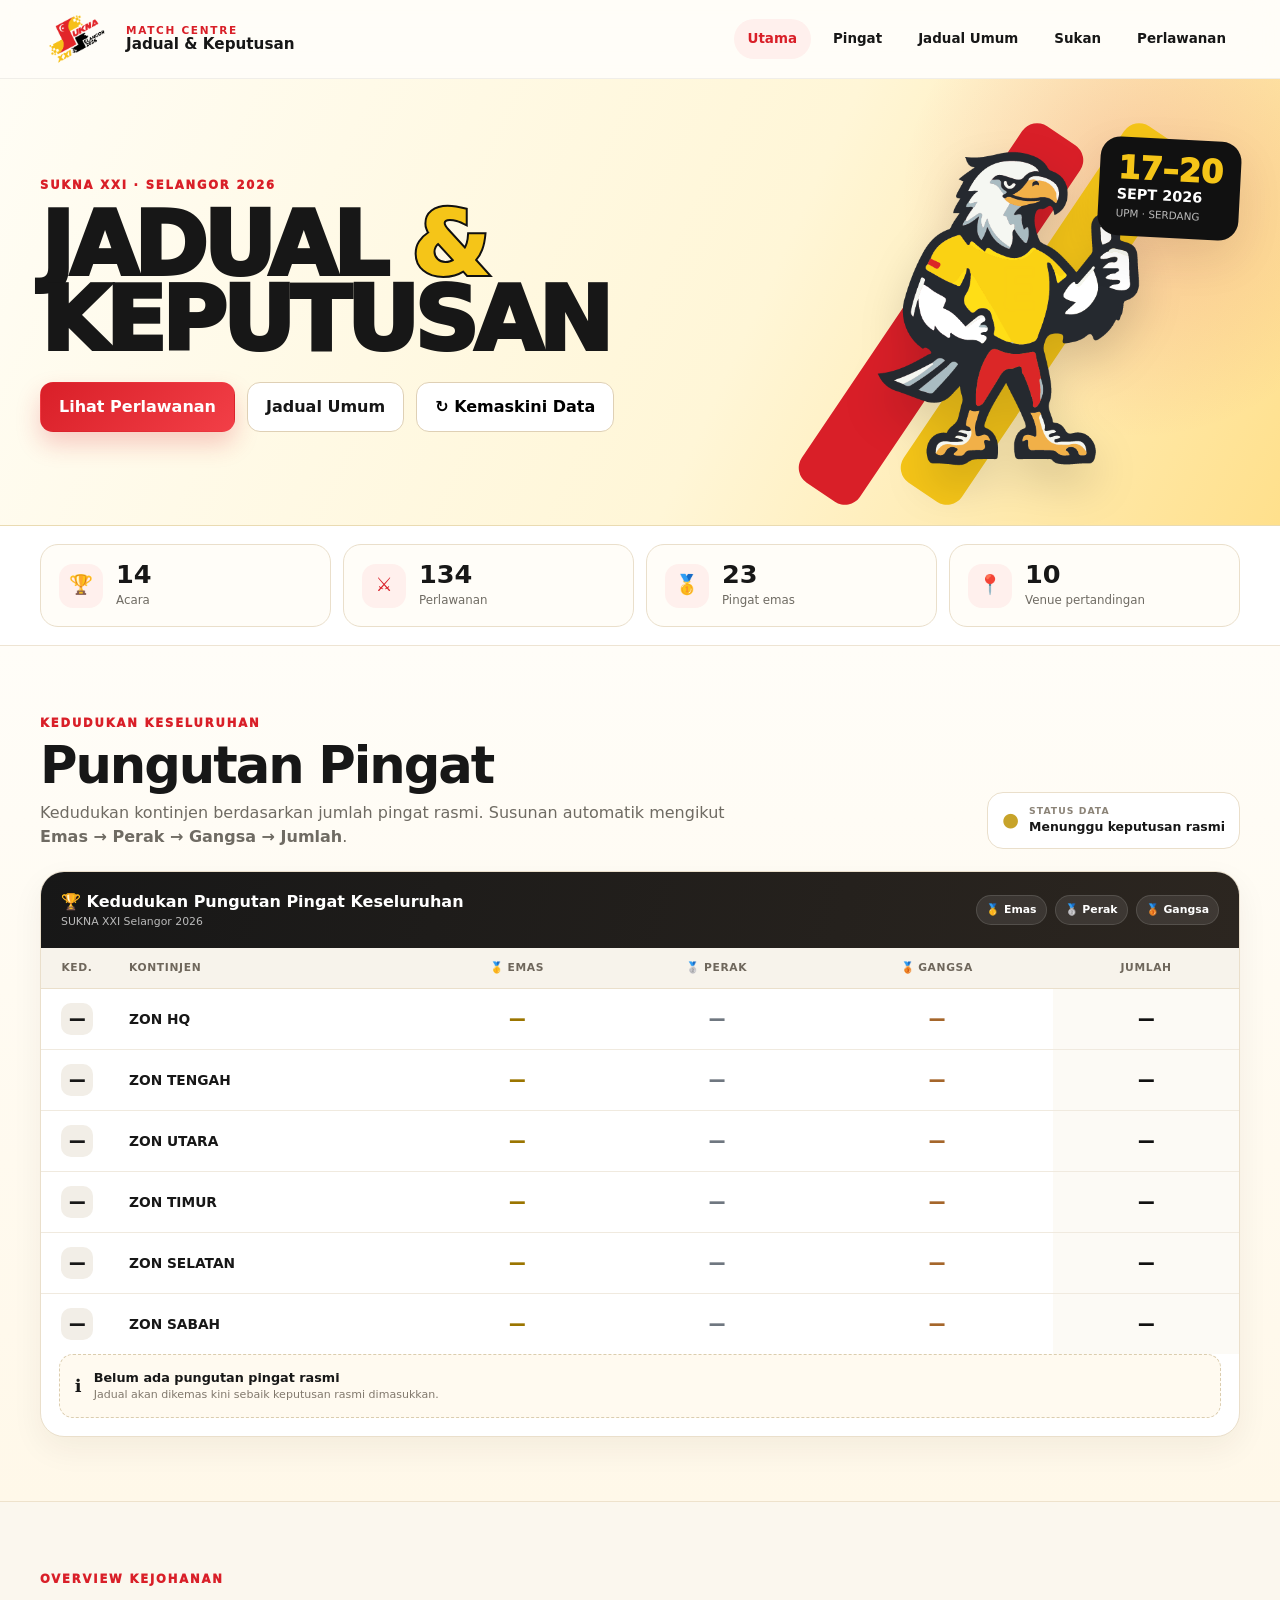
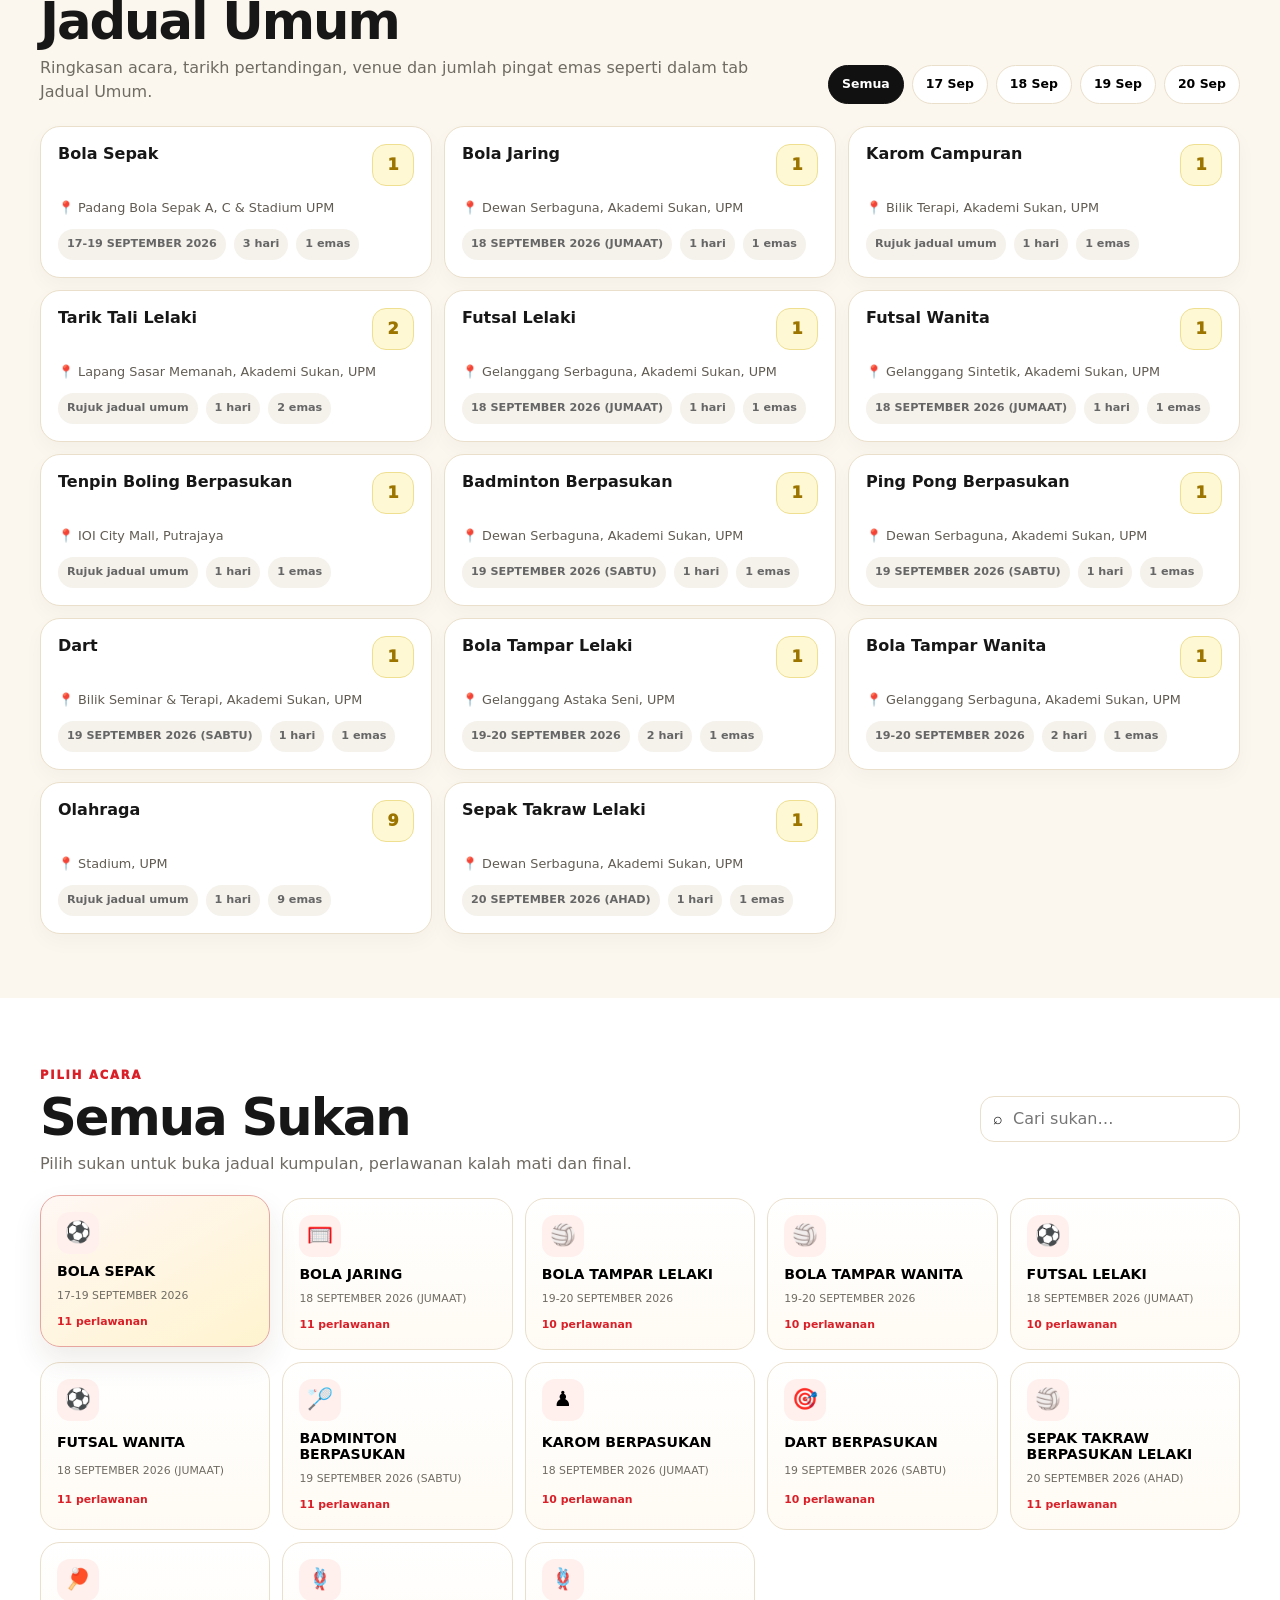
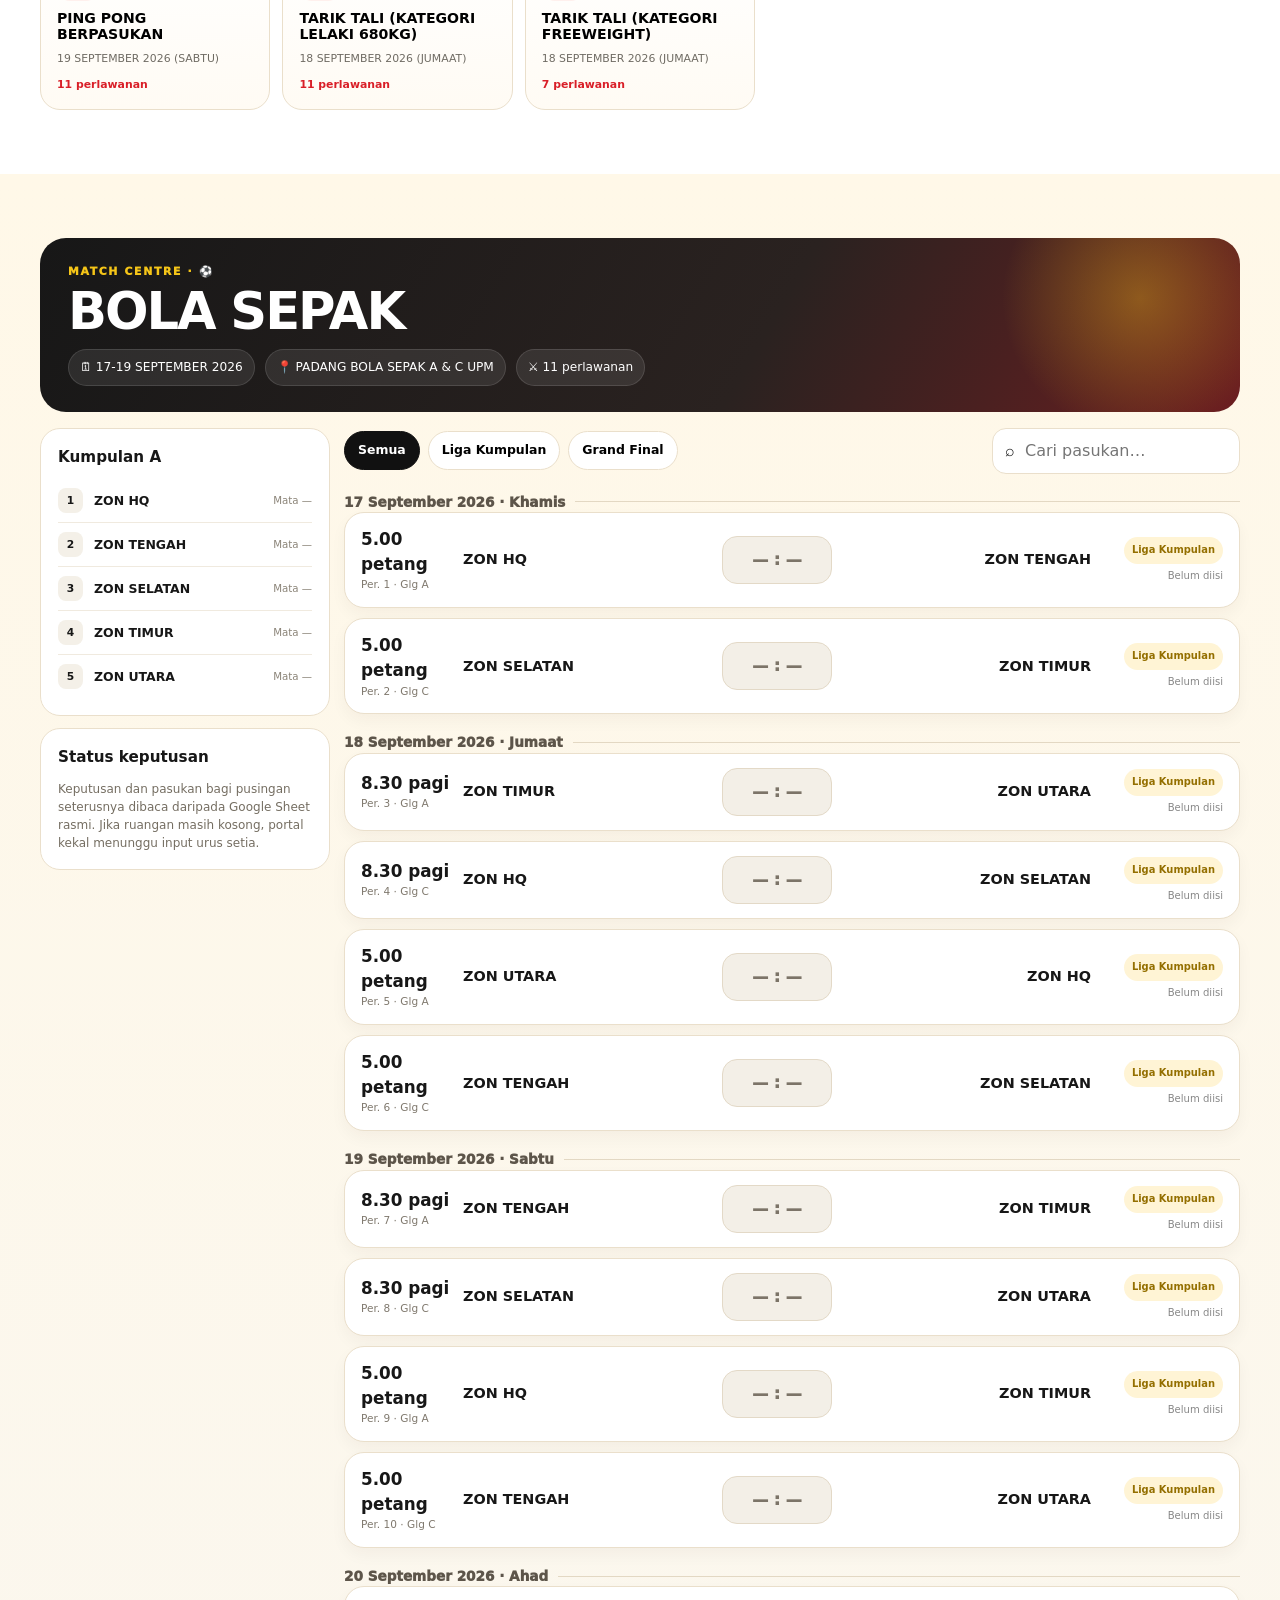
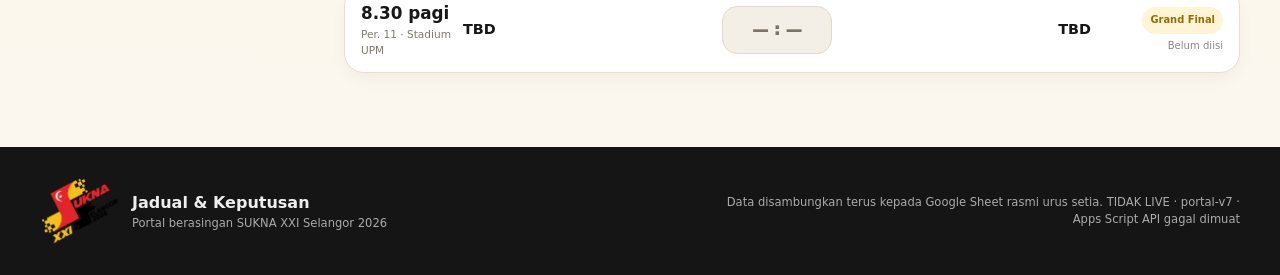
<file: index.html>
<!doctype html>
<html lang="ms">
<head>
  <meta charset="utf-8">
  <meta name="viewport" content="width=device-width,initial-scale=1,viewport-fit=cover">
  <meta name="theme-color" content="#c91922">
  <meta http-equiv="Cache-Control" content="no-cache, no-store, must-revalidate">
  <meta http-equiv="Pragma" content="no-cache">
  <meta http-equiv="Expires" content="0">
  <title>SUKNA XXI | Jadual & Keputusan</title>
  <meta name="description" content="Match Centre SUKNA XXI Selangor 2026 — jadual perlawanan dan keputusan berdasarkan jadual rasmi kejohanan.">
  <link rel="icon" href="assets/mascot.webp" type="image/webp">
  <link rel="stylesheet" href="css/style.css?v=20260916-final1">
</head>
<body>
  <header class="topbar">
    <div class="shell topbar-inner">
      <a href="#dashboard" class="brand">
        <img src="assets/sukna-logo.webp" alt="SUKNA XXI Selangor 2026">
        <div><small>MATCH CENTRE</small><b>Jadual & Keputusan</b></div>
      </a>
      <button class="menu-btn" id="menuBtn" aria-label="Menu">☰</button>
      <nav id="mainNav">
        <a href="#dashboard" class="active">Utama</a>
        <a href="#pingat">Pingat</a>
        <a href="#jadual-umum">Jadual Umum</a>
        <a href="#sukan">Sukan</a>
        <a href="#match-centre">Perlawanan</a>
      </nav>
    </div>
  </header>

  <main>
    <section class="hero" id="dashboard">
      <div class="shell hero-grid">
        <div class="hero-copy">
          <span class="eyebrow">SUKNA XXI · SELANGOR 2026</span>
          <h1>Jadual <em>&</em><br>Keputusan</h1>
          <div class="hero-actions">
            <a class="btn primary" href="#match-centre">Lihat Perlawanan</a>
            <a class="btn ghost" href="#jadual-umum">Jadual Umum</a>
            <button class="btn ghost" id="refreshLiveBtn" type="button">↻ Kemaskini Data</button>
          </div>
        </div>
        <div class="hero-art">
          <div class="date-badge"><span>17–20</span><b>SEPT 2026</b><small>UPM · SERDANG</small></div>
          <img src="assets/mascot.webp" alt="Maskot SUKNA XXI">
        </div>
      </div>
    </section>

    <section class="quick-stats">
      <div class="shell stat-grid" id="summaryStats"></div>
    </section>

    <section class="section medal-section" id="pingat">
      <div class="shell">
        <div class="section-title-row medal-title-row">
          <div>
            <span class="eyebrow">KEDUDUKAN KESELURUHAN</span>
            <h2>Pungutan Pingat</h2>
            <p>Kedudukan kontinjen berdasarkan jumlah pingat rasmi. Susunan automatik mengikut <b>Emas → Perak → Gangsa → Jumlah</b>.</p>
          </div>
          <div class="medal-status" id="medalStatus">
            <span>●</span>
            <div><small>STATUS DATA</small><b>Menunggu keputusan rasmi</b></div>
          </div>
        </div>

        <div class="medal-board">
          <div class="medal-board-head">
            <div><b>🏆 Kedudukan Pungutan Pingat Keseluruhan</b><small>SUKNA XXI Selangor 2026</small></div>
            <div class="medal-legend">
              <span>🥇 Emas</span><span>🥈 Perak</span><span>🥉 Gangsa</span>
            </div>
          </div>

          <div class="medal-table-wrap">
            <table class="medal-table">
              <thead>
                <tr>
                  <th class="rank-col">Ked.</th>
                  <th>Kontinjen</th>
                  <th class="num-col">🥇<span>Emas</span></th>
                  <th class="num-col">🥈<span>Perak</span></th>
                  <th class="num-col">🥉<span>Gangsa</span></th>
                  <th class="num-col total-col">Jumlah</th>
                </tr>
              </thead>
              <tbody id="medalTableBody"></tbody>
            </table>
          </div>

          <div class="medal-empty-note" id="medalEmptyNote">
            <span>ℹ️</span>
            <div><b>Belum ada pungutan pingat rasmi</b><small>Jadual akan dikemas kini sebaik keputusan rasmi dimasukkan.</small></div>
          </div>
        </div>
      </div>
    </section>

    <section class="section" id="jadual-umum">
      <div class="shell">
        <div class="section-title-row">
          <div><span class="eyebrow">OVERVIEW KEJOHANAN</span><h2>Jadual Umum</h2><p>Ringkasan acara, tarikh pertandingan, venue dan jumlah pingat emas seperti dalam tab Jadual Umum.</p></div>
          <div class="day-switcher" id="daySwitcher"></div>
        </div>
        <div class="general-grid" id="generalGrid"></div>
      </div>
    </section>

    <section class="section sport-select-section" id="sukan">
      <div class="shell">
        <div class="section-title-row compact">
          <div><span class="eyebrow">PILIH ACARA</span><h2>Semua Sukan</h2><p>Pilih sukan untuk buka jadual kumpulan, perlawanan kalah mati dan final.</p></div>
          <label class="search"><span>⌕</span><input id="sportSearch" type="search" placeholder="Cari sukan…"></label>
        </div>
        <div class="sport-grid" id="sportGrid"></div>
      </div>
    </section>

    <section class="section match-section" id="match-centre">
      <div class="shell">
        <div class="match-header">
          <div class="sport-kicker" id="sportKicker">PILIH SUKAN</div>
          <h2 id="sportTitle">Bola Sepak</h2>
          <div class="sport-meta" id="sportMeta"></div>
        </div>

        <div class="match-layout">
          <aside class="groups-panel" id="groupsPanel"></aside>
          <div class="matches-panel">
            <div class="filter-row">
              <div class="round-tabs" id="roundTabs"></div>
              <label class="search small"><span>⌕</span><input id="matchSearch" type="search" placeholder="Cari pasukan…"></label>
            </div>
            <div id="matchList"></div>
          </div>
        </div>
      </div>
    </section>
  </main>

  <footer>
    <div class="shell footer-grid">
      <div class="footer-brand"><img src="assets/sukna-logo.webp" alt="SUKNA XXI"><div><b>Jadual & Keputusan</b><small>Portal berasingan SUKNA XXI Selangor 2026</small></div></div>
      <p>Data disambungkan terus kepada Google Sheet rasmi urus setia. <span id="liveFooterStatus">Sedang menyambung…</span></p>
    </div>
  </footer>
  <script src="js/live-config.js?v=20260916-final1"></script>
  <script src="js/data.js?v=20260916-final1"></script>
  <script src="js/app.js?v=20260916-final1"></script>
  <script src="js/live-data.js?v=20260916-final1"></script>
</body>
</html>
</file>
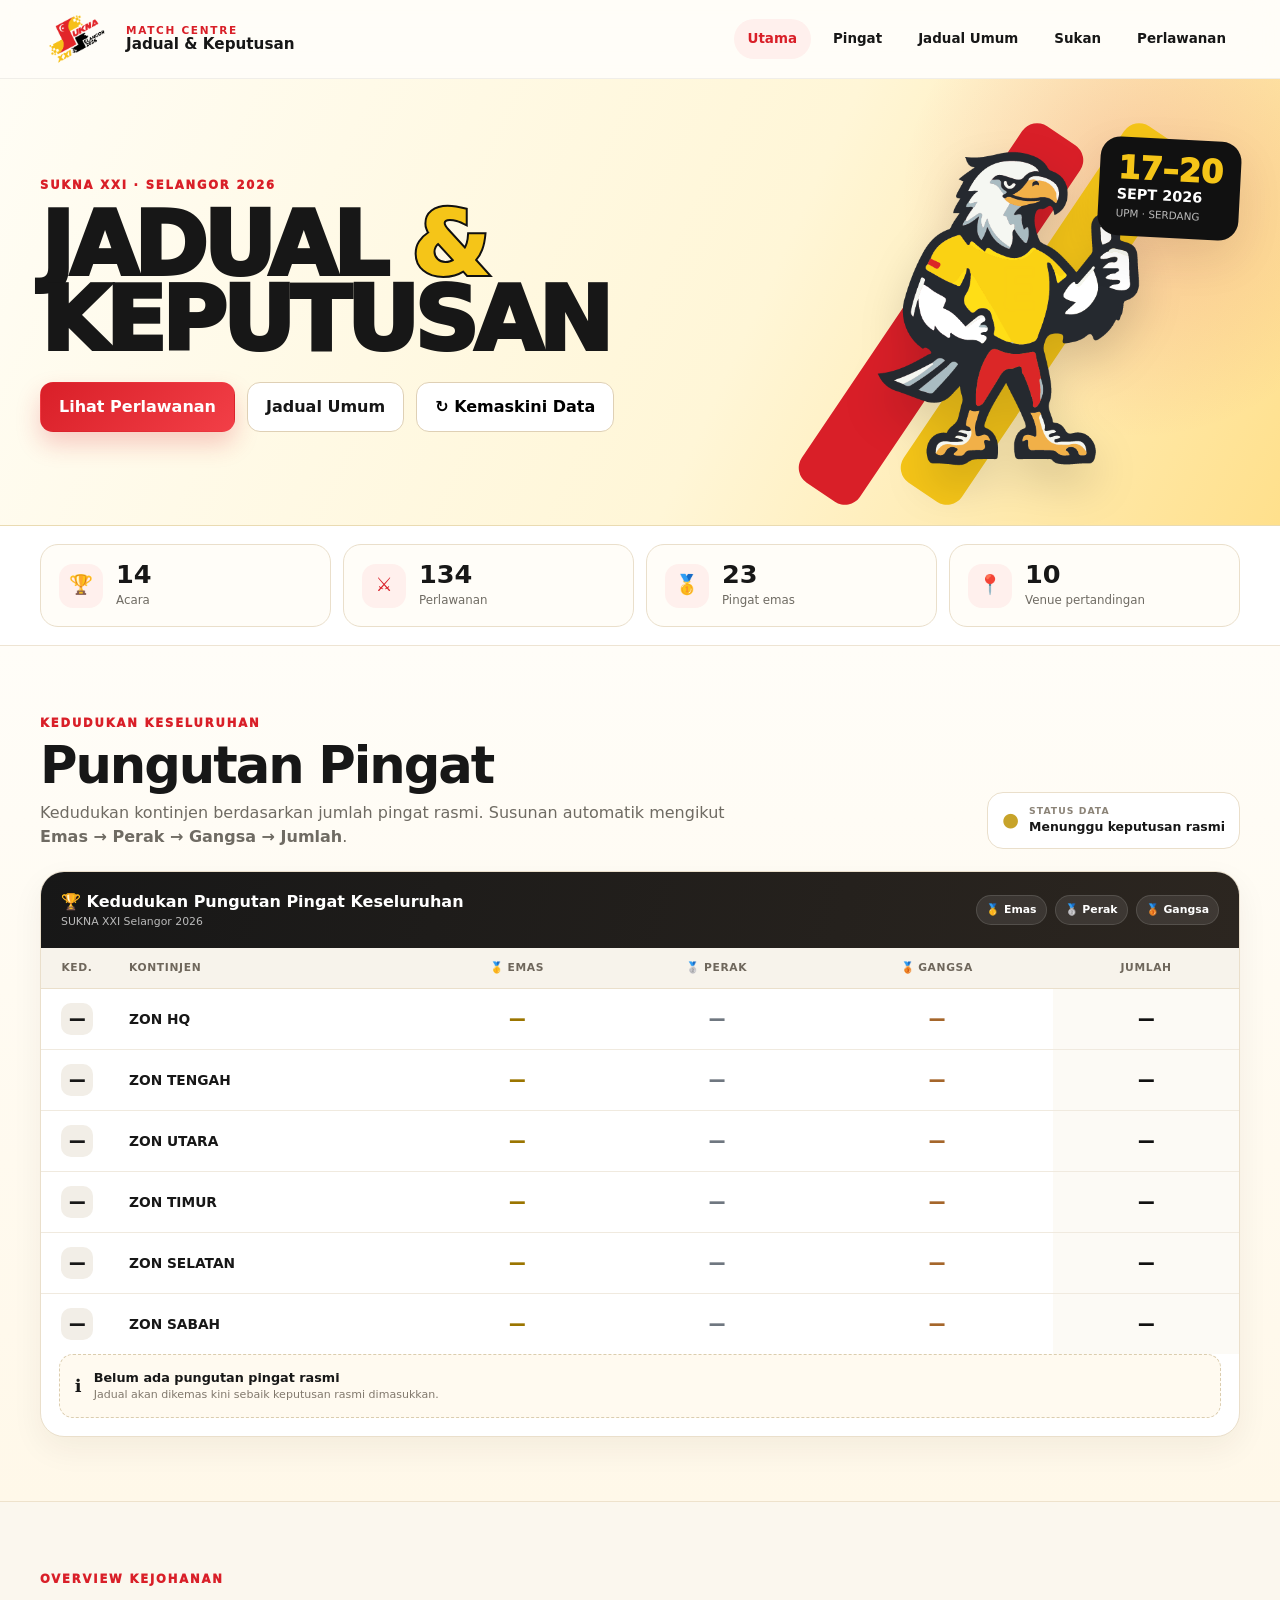
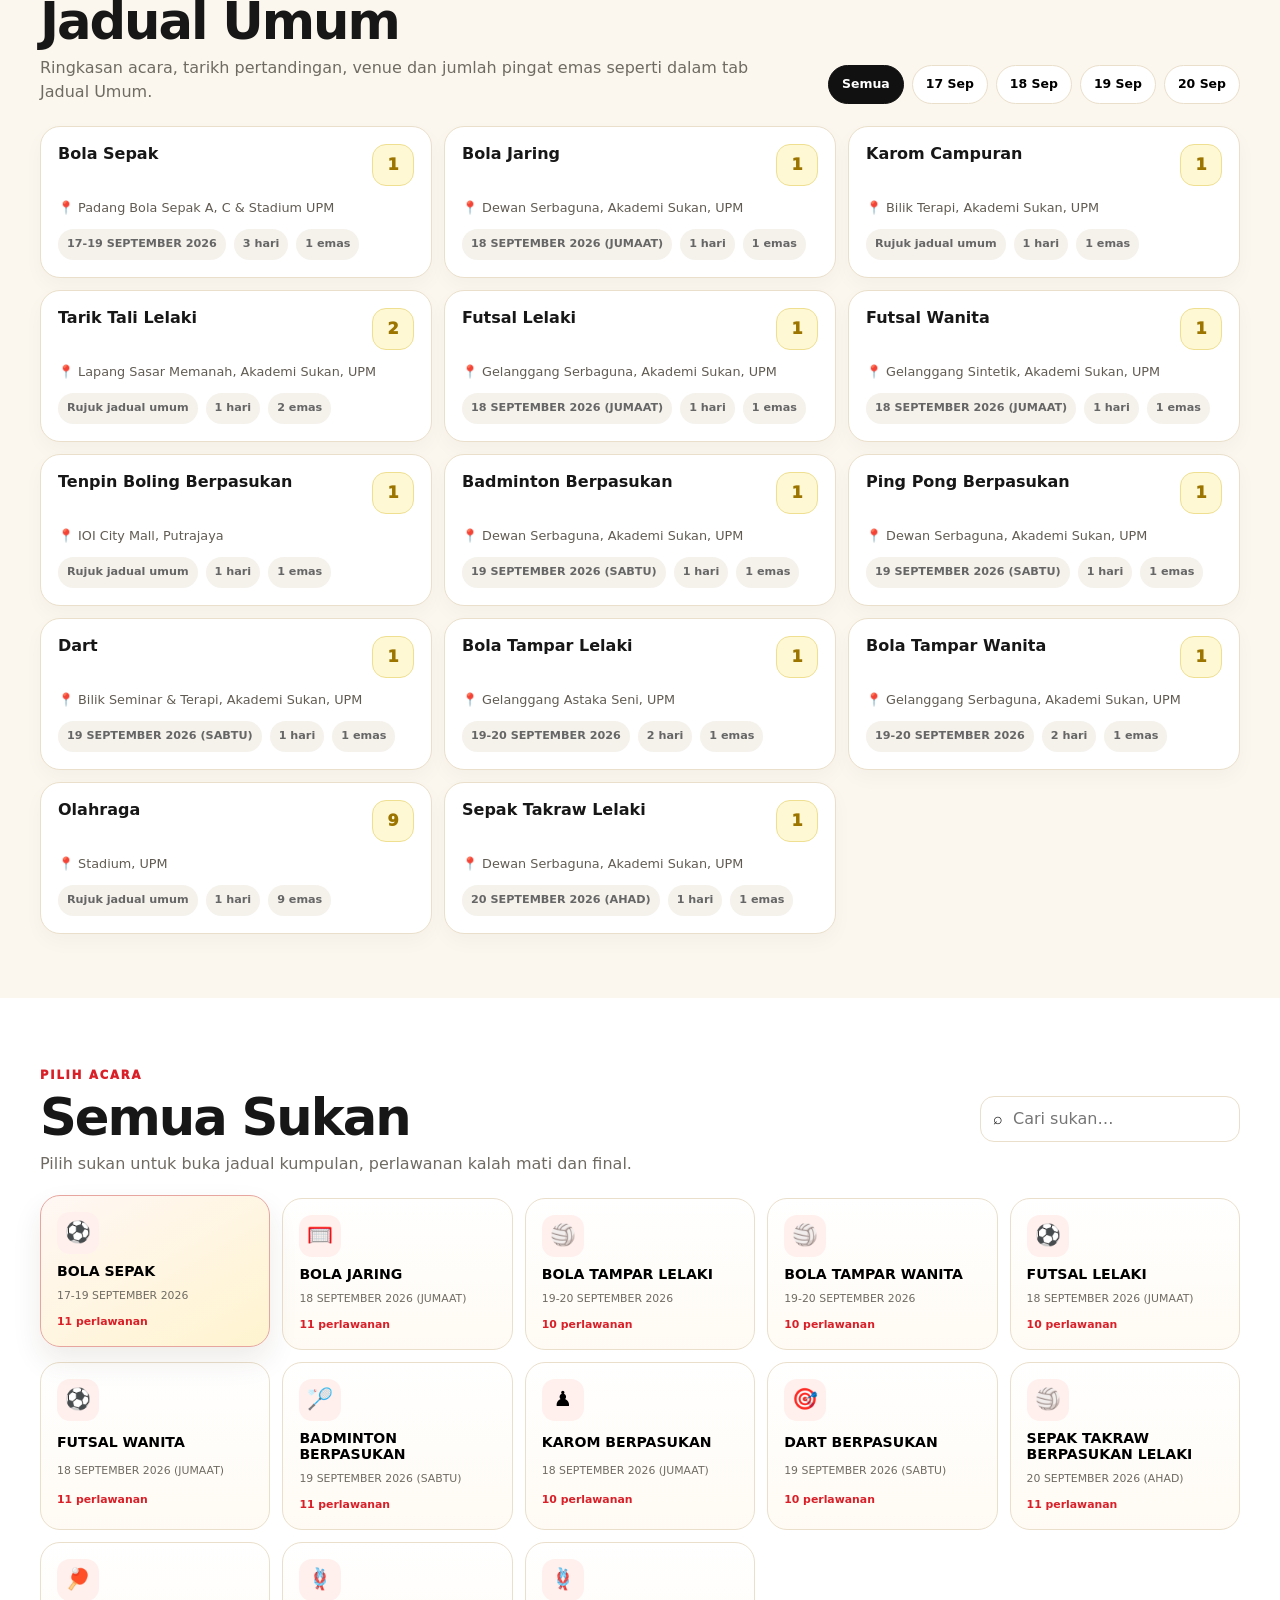
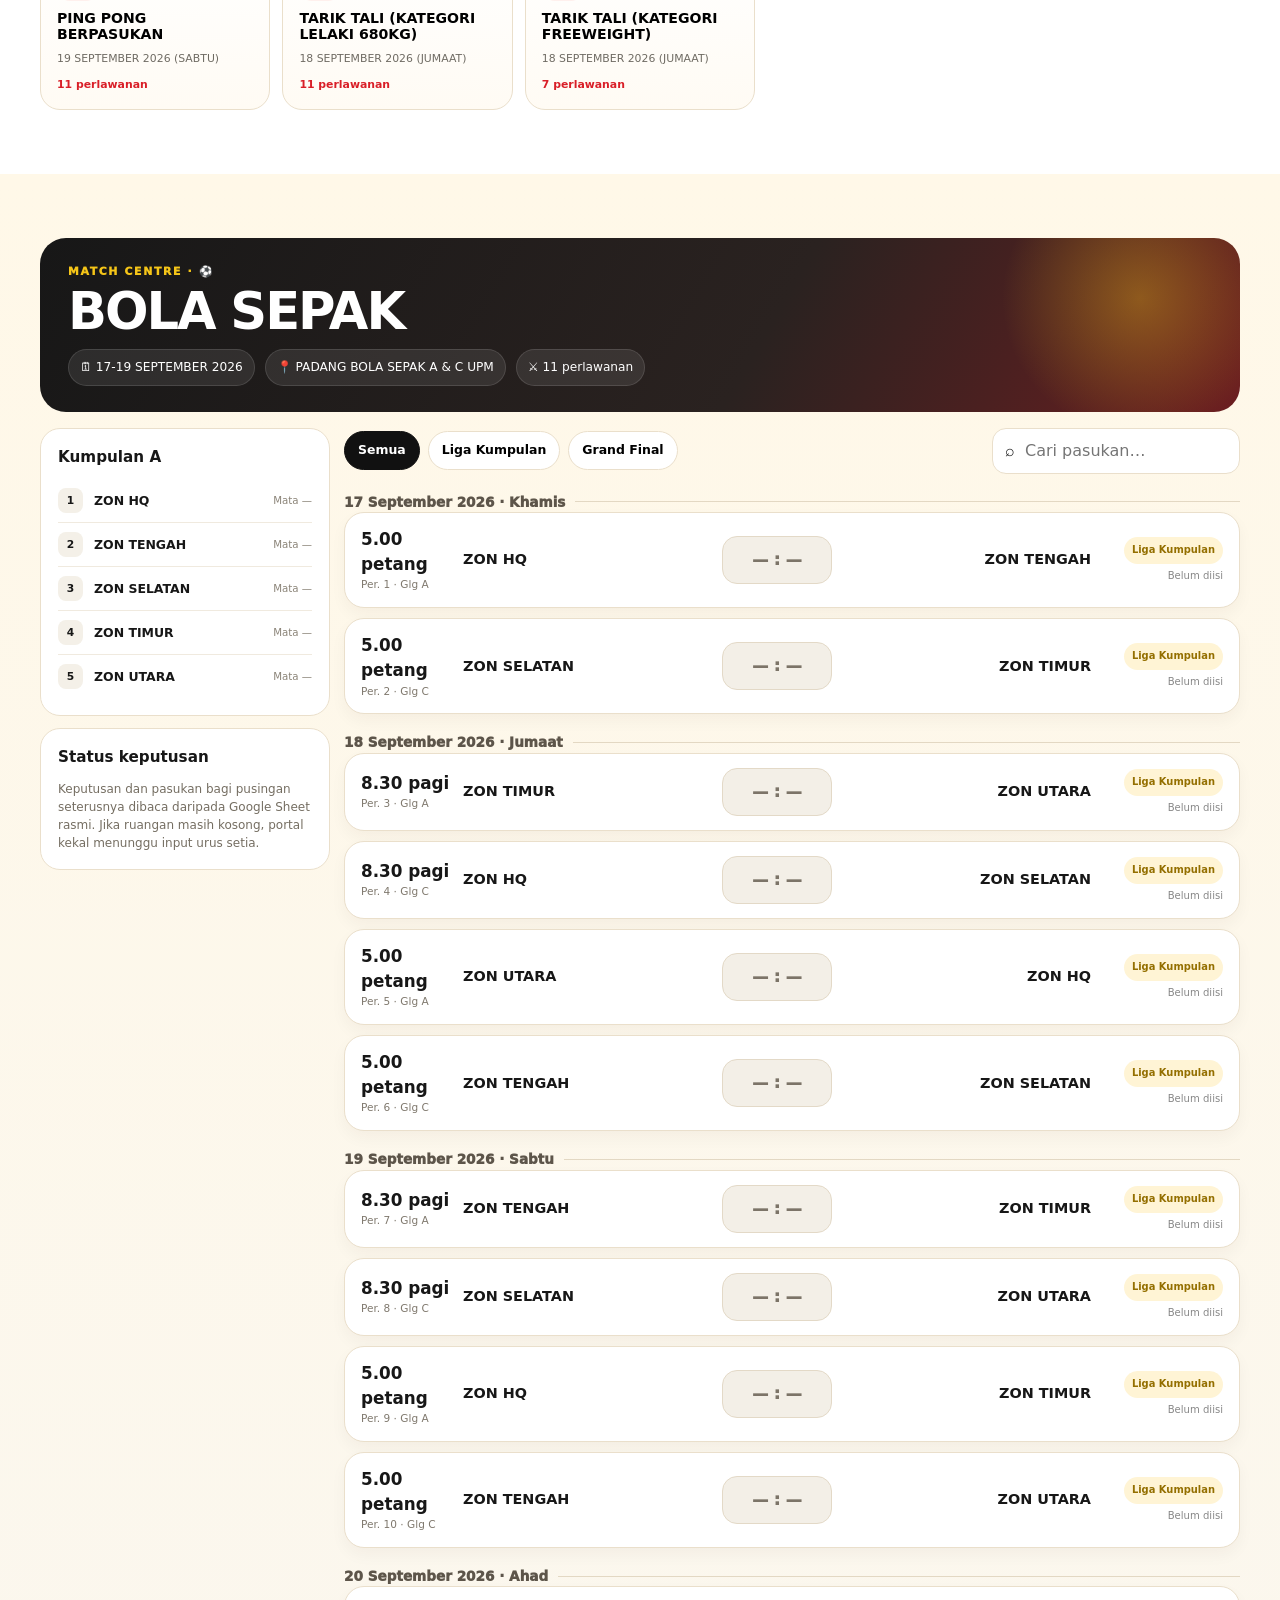
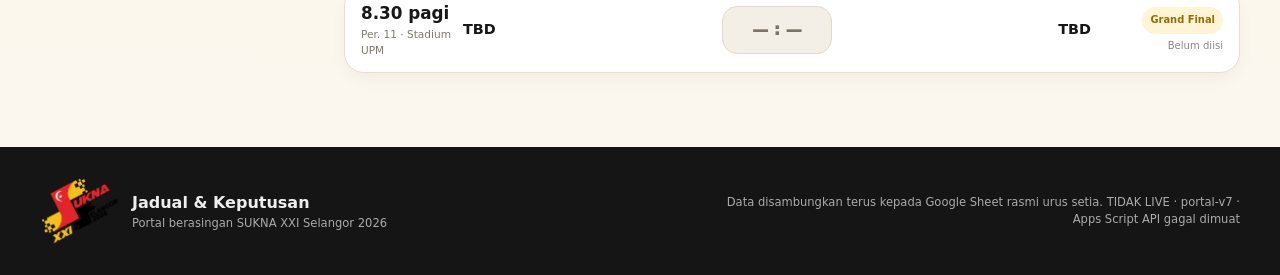
<file: results.html>
<!doctype html>
<html lang="ms">
<head>
  <meta charset="utf-8">
  <meta http-equiv="refresh" content="0; url=./">
  <meta name="viewport" content="width=device-width,initial-scale=1">
  <title>Jadual & Keputusan SUKNA XXI</title>
  <link rel="canonical" href="./">
</head>
<body>
  <p>Membuka <a href="./">Jadual & Keputusan SUKNA XXI</a>…</p>
  <script>location.replace("./");</script>
</body>
</html>
</file>
<file: css/style.css>
:root{
  --red:#d91f28;--red2:#a90f17;--yellow:#f5c518;--navy:#111827;--ink:#171717;--muted:#6f6b63;
  --cream:#fbf7ee;--paper:#fffdf8;--line:#eadfcb;--green:#14854a;--blue:#2767c9;--shadow:0 18px 46px rgba(45,29,6,.10)
}
*{box-sizing:border-box}html{scroll-behavior:smooth}body{margin:0;font-family:Inter,ui-sans-serif,system-ui,-apple-system,BlinkMacSystemFont,"Segoe UI",sans-serif;color:var(--ink);background:var(--cream);line-height:1.5}a{text-decoration:none;color:inherit}button,input{font:inherit}img{max-width:100%;display:block}.shell{width:min(1200px,calc(100% - 36px));margin:auto}
.topbar{position:sticky;top:0;z-index:50;background:rgba(255,253,248,.95);backdrop-filter:blur(18px);border-bottom:1px solid rgba(0,0,0,.06)}.topbar-inner{height:78px;display:flex;align-items:center;gap:28px}.brand{display:flex;align-items:center;gap:12px;min-width:280px}.brand img{width:74px;height:50px;object-fit:contain}.brand div{display:grid;line-height:1.1}.brand small{font-size:.66rem;letter-spacing:.16em;color:var(--red);font-weight:900}.brand b{font-size:.95rem}.topbar nav{margin-left:auto;display:flex;gap:8px}.topbar nav a{font-size:.84rem;font-weight:850;padding:10px 14px;border-radius:999px}.topbar nav a:hover,.topbar nav a.active{background:#fff0ed;color:var(--red)}.menu-btn{display:none;margin-left:auto;border:0;background:transparent;font-size:1.5rem}
.hero{position:relative;overflow:hidden;background:linear-gradient(115deg,#fffdf5 0%,#fff6d7 58%,#ffe08c 100%);border-bottom:1px solid #eadbb2}.hero:before{content:"";position:absolute;right:-120px;top:-140px;width:520px;height:520px;border-radius:50%;background:radial-gradient(circle,rgba(217,31,40,.18),transparent 65%)}.hero-grid{min-height:440px;display:grid;grid-template-columns:1.2fr .8fr;align-items:center;gap:42px;padding:48px 0}.hero-copy{position:relative;z-index:2}.eyebrow{font-size:.72rem;letter-spacing:.16em;font-weight:950;color:var(--red)}.hero h1{font-size:clamp(4rem,7vw,6.6rem);line-height:.84;letter-spacing:-.055em;margin:12px 0 18px;text-transform:uppercase;font-weight:950}.hero h1 em{font-style:normal;color:var(--yellow);-webkit-text-stroke:2px #111}.hero-copy>p{max-width:690px;font-size:1.05rem;color:#5f594f;margin:0}.hero-actions{display:flex;gap:12px;margin-top:24px}.btn{display:inline-flex;align-items:center;justify-content:center;padding:12px 18px;border-radius:13px;font-weight:900;border:1px solid transparent}.btn.primary{background:linear-gradient(135deg,var(--red),#f23f47);color:#fff;box-shadow:0 12px 24px rgba(217,31,40,.22)}.btn.ghost{background:#fff;border-color:#dfd0b5}.source-note{margin-top:18px;font-size:.75rem;color:#756d61}.hero-art{position:relative;min-height:350px;display:grid;place-items:end center}.hero-art:before,.hero-art:after{content:"";position:absolute;width:70px;height:430px;top:-28px;transform:rotate(34deg);border-radius:18px}.hero-art:before{left:28%;background:var(--red)}.hero-art:after{left:50%;background:var(--yellow)}.hero-art img{position:relative;z-index:2;width:285px;filter:drop-shadow(0 20px 22px rgba(0,0,0,.15))}.date-badge{position:absolute;z-index:3;right:0;top:12px;background:#111;color:#fff;border-radius:20px;padding:15px 18px;display:grid;box-shadow:var(--shadow);transform:rotate(3deg)}.date-badge span{font-size:2rem;font-weight:950;line-height:1;color:var(--yellow)}.date-badge b{font-size:.9rem}.date-badge small{font-size:.65rem;color:#bbb}
.quick-stats{background:#fff;padding:18px 0;border-bottom:1px solid #eee4d3}.stat-grid{display:grid;grid-template-columns:repeat(4,1fr);gap:12px}.stat-card{background:var(--paper);border:1px solid var(--line);border-radius:18px;padding:17px 18px;display:flex;align-items:center;gap:13px}.stat-card i{font-style:normal;width:44px;height:44px;display:grid;place-items:center;border-radius:14px;background:#fff0ed;color:var(--red);font-size:1.2rem}.stat-card div{display:grid}.stat-card b{font-size:1.6rem;line-height:1}.stat-card small{color:var(--muted);font-size:.74rem;margin-top:4px}
.section{padding:64px 0}
.medal-section{background:linear-gradient(180deg,#fffdf8,#fff8e9);border-bottom:1px solid #eee2cc}.medal-title-row{align-items:center}.medal-status{display:flex;align-items:center;gap:10px;background:#fff;border:1px solid var(--line);border-radius:16px;padding:11px 14px;min-width:220px}.medal-status>span{color:#c7a32a;font-size:1.2rem}.medal-status div{display:grid}.medal-status small{font-size:.58rem;letter-spacing:.11em;color:#8b8377;font-weight:900}.medal-status b{font-size:.78rem}.medal-status.live>span{color:var(--green)}.medal-board{background:#fff;border:1px solid var(--line);border-radius:24px;overflow:hidden;box-shadow:0 12px 32px rgba(53,31,0,.06)}.medal-board-head{display:flex;align-items:center;justify-content:space-between;gap:20px;padding:18px 20px;background:linear-gradient(105deg,#171717,#2c2620);color:#fff}.medal-board-head>div:first-child{display:grid}.medal-board-head b{font-size:1rem}.medal-board-head small{font-size:.68rem;color:#bbb}.medal-legend{display:flex;gap:8px;flex-wrap:wrap}.medal-legend span{font-size:.68rem;font-weight:850;padding:6px 9px;border-radius:999px;background:rgba(255,255,255,.09);border:1px solid rgba(255,255,255,.12)}.medal-table-wrap{overflow-x:auto}.medal-table{width:100%;border-collapse:collapse;min-width:650px}.medal-table th{padding:12px 16px;background:#f7f3eb;color:#6f675c;font-size:.67rem;text-transform:uppercase;letter-spacing:.06em;text-align:left;border-bottom:1px solid var(--line)}.medal-table th.num-col{text-align:center}.medal-table th.num-col span{display:inline-block;margin-left:4px}.medal-table td{padding:14px 16px;border-bottom:1px solid #f0eadf}.medal-table tbody tr:last-child td{border-bottom:0}.medal-table tbody tr:hover{background:#fffcf4}.rank-col,.rank-cell{width:72px;text-align:center!important}.rank-cell span{width:32px;height:32px;border-radius:10px;background:#f2eee7;display:inline-grid;place-items:center;font-weight:950}.contingent-cell b{font-size:.86rem}.medal-value{text-align:center;font-size:1rem;font-weight:950}.gold-value{color:#9b7500}.silver-value{color:#6f7780}.bronze-value{color:#a5662b}.total-value{color:#111;background:#fcfaf5}.medal-table tr.podium.rank-1{background:linear-gradient(90deg,#fff9d9,#fff)}.medal-table tr.podium.rank-2{background:linear-gradient(90deg,#f4f5f7,#fff)}.medal-table tr.podium.rank-3{background:linear-gradient(90deg,#fff1e5,#fff)}.medal-table tr.rank-1 .rank-cell span{background:#f5c518;color:#111}.medal-table tr.rank-2 .rank-cell span{background:#dfe3e8;color:#333}.medal-table tr.rank-3 .rank-cell span{background:#c9874d;color:#fff}.medal-empty-note{display:flex;align-items:center;gap:12px;margin:0 18px 18px;padding:13px 15px;border:1px dashed #dbcdaF;border-radius:14px;background:#fffaf0}.medal-empty-note>span{font-size:1.1rem}.medal-empty-note div{display:grid}.medal-empty-note b{font-size:.8rem}.medal-empty-note small{font-size:.69rem;color:#81786c}
.section-title-row{display:flex;align-items:flex-end;justify-content:space-between;gap:24px;margin-bottom:22px}.section-title-row.compact{align-items:center}.section-title-row h2,.match-header h2{font-size:clamp(2.1rem,4vw,3.2rem);line-height:1;margin:6px 0 9px;letter-spacing:-.04em}.section-title-row p{margin:0;color:var(--muted);max-width:720px}.day-switcher{display:flex;gap:8px;flex-wrap:wrap;justify-content:flex-end}.day-switcher button,.round-tabs button{border:1px solid var(--line);background:#fff;border-radius:999px;padding:9px 13px;font-weight:850;font-size:.78rem;cursor:pointer}.day-switcher button.active,.round-tabs button.active{background:#111;color:#fff;border-color:#111}.general-grid{display:grid;grid-template-columns:repeat(3,1fr);gap:12px}.general-card{background:#fff;border:1px solid var(--line);border-radius:20px;padding:17px;display:grid;gap:12px;transition:.2s;box-shadow:0 8px 20px rgba(50,31,0,.03)}.general-card:hover{transform:translateY(-3px);box-shadow:var(--shadow)}.general-head{display:flex;align-items:flex-start;justify-content:space-between;gap:12px}.general-card h3{margin:0;font-size:1rem;line-height:1.2}.medal{min-width:42px;height:42px;display:grid;place-items:center;background:#fff8d5;border:1px solid #eedf91;border-radius:14px;font-weight:950;color:#9b7500}.general-card p{margin:0;color:#615c53;font-size:.8rem}.general-meta{display:flex;gap:8px;flex-wrap:wrap}.general-meta span{font-size:.7rem;font-weight:800;padding:7px 9px;border-radius:999px;background:#f5f2ec;color:#666}.general-card.off-day{opacity:.45;filter:grayscale(.2)}
.sport-select-section{background:#fff}.search{display:flex;align-items:center;gap:8px;background:#fff;border:1px solid var(--line);border-radius:14px;padding:0 12px;min-width:260px}.search input{border:0;outline:0;background:transparent;height:44px;width:100%}.search.small{min-width:210px}.sport-grid{display:grid;grid-template-columns:repeat(5,1fr);gap:12px}.sport-card{appearance:none;text-align:left;background:linear-gradient(180deg,#fff,#fffbf4);border:1px solid var(--line);border-radius:20px;padding:16px;cursor:pointer;display:grid;gap:9px;transition:.2s}.sport-card:hover,.sport-card.active{transform:translateY(-3px);border-color:#e6a69f;box-shadow:0 14px 30px rgba(70,40,0,.09)}.sport-card.active{background:linear-gradient(150deg,#fff7f4,#fff4cf)}.sport-icon{width:42px;height:42px;border-radius:13px;display:grid;place-items:center;background:#fff0ed;font-size:1.3rem}.sport-card h3{font-size:.88rem;margin:0;line-height:1.15}.sport-card small{color:var(--muted);font-size:.68rem}.sport-card .match-count{font-size:.68rem;color:var(--red);font-weight:900}
.match-section{background:linear-gradient(180deg,#fff8e8,#fbf7ee)}.match-header{background:linear-gradient(120deg,#171717,#2a2220 60%,#6c1e20);color:#fff;border-radius:26px;padding:26px 28px;margin-bottom:16px;position:relative;overflow:hidden}.match-header:after{content:"";position:absolute;right:-50px;top:-90px;width:300px;height:300px;border-radius:50%;background:radial-gradient(circle,rgba(245,197,24,.35),transparent 65%)}.sport-kicker{font-size:.68rem;letter-spacing:.15em;color:var(--yellow);font-weight:950}.match-header h2{margin-bottom:12px}.sport-meta{display:flex;gap:10px;flex-wrap:wrap;position:relative;z-index:1}.sport-meta span{display:inline-flex;align-items:center;padding:8px 11px;border-radius:999px;background:rgba(255,255,255,.09);border:1px solid rgba(255,255,255,.12);font-size:.76rem}.match-layout{display:grid;grid-template-columns:290px 1fr;gap:14px;align-items:start}.groups-panel{display:grid;gap:12px;position:sticky;top:94px}.group-card,.source-card{background:#fff;border:1px solid var(--line);border-radius:20px;padding:17px}.group-card h3,.source-card h3{margin:0 0 11px;font-size:.95rem}.group-team{display:grid;grid-template-columns:28px 1fr auto;gap:8px;align-items:center;padding:9px 0;border-top:1px solid #f0eadf}.group-team:first-of-type{border-top:0}.rank-dot{width:25px;height:25px;border-radius:8px;background:#f4f0e8;display:grid;place-items:center;font-size:.67rem;font-weight:900}.group-team b{font-size:.78rem}.group-team small{font-size:.64rem;color:#8b8478}.source-card p{font-size:.75rem;color:#756e62;margin:0}.source-card strong{color:var(--red)}.matches-panel{min-width:0}.filter-row{display:flex;align-items:center;justify-content:space-between;gap:12px;margin-bottom:12px}.round-tabs{display:flex;gap:8px;overflow:auto}.date-block{margin:18px 0 10px}.date-heading{display:flex;align-items:center;gap:10px;font-size:.85rem;font-weight:950;color:#5d554a}.date-heading:after{content:"";height:1px;background:#e3d8c3;flex:1}.match-list{display:grid;gap:10px}.match-card{display:grid;grid-template-columns:90px 1fr 110px 1fr 120px;align-items:center;gap:12px;background:#fff;border:1px solid var(--line);border-radius:20px;padding:14px 16px;box-shadow:0 7px 16px rgba(60,35,0,.04)}.match-card:hover{border-color:#e4b4ad}.match-time{display:grid}.match-time b{font-size:1.05rem}.match-time small{font-size:.66rem;color:#7f786d}.team{font-weight:900;font-size:.9rem;line-height:1.2}.team.right{text-align:right}.score{display:grid;place-items:center;background:#161616;color:#fff;border-radius:15px;padding:11px 8px;font-weight:950;min-height:46px}.score.pending{background:#f3efe7;color:#7c7468;border:1px solid #e3d9c7}.match-side{display:grid;justify-items:end;gap:4px}.round-badge{font-size:.62rem;padding:6px 8px;border-radius:999px;background:#fff4d5;color:#946f00;font-weight:900;text-align:center}.match-side small{font-size:.63rem;color:#888}.match-reference{grid-column:2/5;font-size:.67rem;color:#8b8174;margin-top:-5px}.empty{background:#fff;border:1px dashed #dacdb7;border-radius:18px;padding:30px;text-align:center;color:#756d62}
footer{background:#151515;color:#eee;padding:30px 0}.footer-grid{display:flex;justify-content:space-between;align-items:center;gap:24px}.footer-brand{display:flex;align-items:center;gap:12px}.footer-brand img{width:80px}.footer-brand div{display:grid}.footer-brand small,footer p{color:#aaa;font-size:.72rem}footer p{max-width:520px;text-align:right;margin:0}
@media(max-width:1000px){.hero-grid{grid-template-columns:1fr}.hero-art{display:none}.general-grid{grid-template-columns:repeat(2,1fr)}.sport-grid{grid-template-columns:repeat(3,1fr)}.match-layout{grid-template-columns:1fr}.groups-panel{position:static;grid-template-columns:repeat(2,1fr)}.match-card{grid-template-columns:80px 1fr 90px 1fr}.match-side{grid-column:1/-1;display:flex;justify-content:space-between}.match-reference{grid-column:2/5}.stat-grid{grid-template-columns:repeat(2,1fr)}}
@media(max-width:720px){.medal-status{width:100%}.medal-board-head{align-items:flex-start;flex-direction:column}.medal-table th,.medal-table td{padding:11px 12px}.shell{width:min(100% - 22px,1200px)}.topbar-inner{height:66px}.brand{min-width:0}.brand img{width:58px}.brand div{display:none}.menu-btn{display:block}.topbar nav{position:absolute;left:11px;right:11px;top:70px;display:none;flex-direction:column;background:#fff;border:1px solid var(--line);border-radius:16px;padding:9px;box-shadow:var(--shadow)}.topbar nav.open{display:flex}.hero-grid{min-height:400px;padding:40px 0}.hero h1{font-size:clamp(3.5rem,19vw,5.3rem)}.hero-actions{display:grid;grid-template-columns:1fr 1fr}.stat-grid{grid-template-columns:1fr 1fr}.section{padding:50px 0}.section-title-row,.section-title-row.compact{align-items:flex-start;flex-direction:column}.day-switcher{justify-content:flex-start}.general-grid{grid-template-columns:1fr}.search{width:100%;min-width:0}.sport-grid{grid-template-columns:repeat(2,1fr)}.groups-panel{grid-template-columns:1fr}.filter-row{align-items:stretch;flex-direction:column}.round-tabs{width:100%}.match-card{grid-template-columns:64px 1fr 60px 1fr;padding:12px;gap:8px}.score{min-height:42px;padding:8px 5px}.team{font-size:.78rem}.match-reference{grid-column:2/5}.footer-grid{align-items:flex-start;flex-direction:column}footer p{text-align:left}.date-badge{display:none}}

#refreshLiveBtn:disabled{opacity:.65;cursor:wait;transform:none}
</file>
